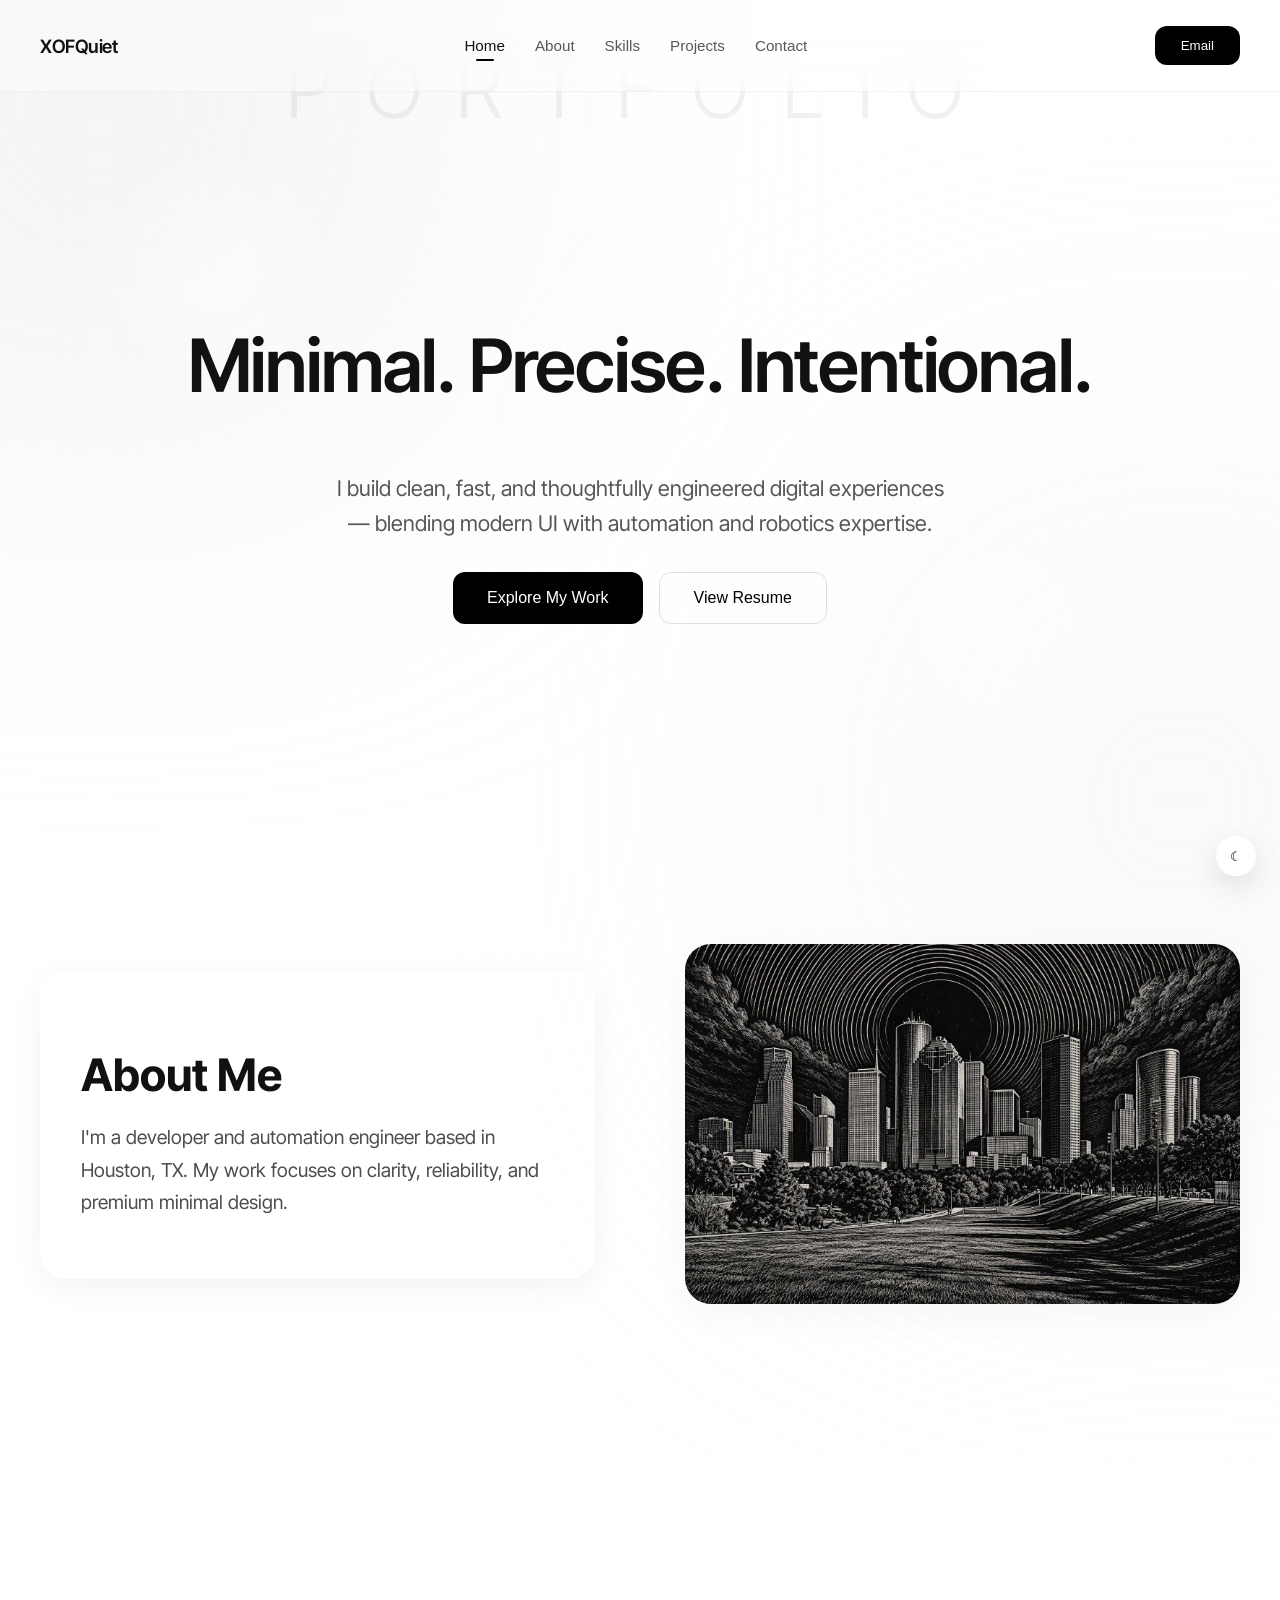
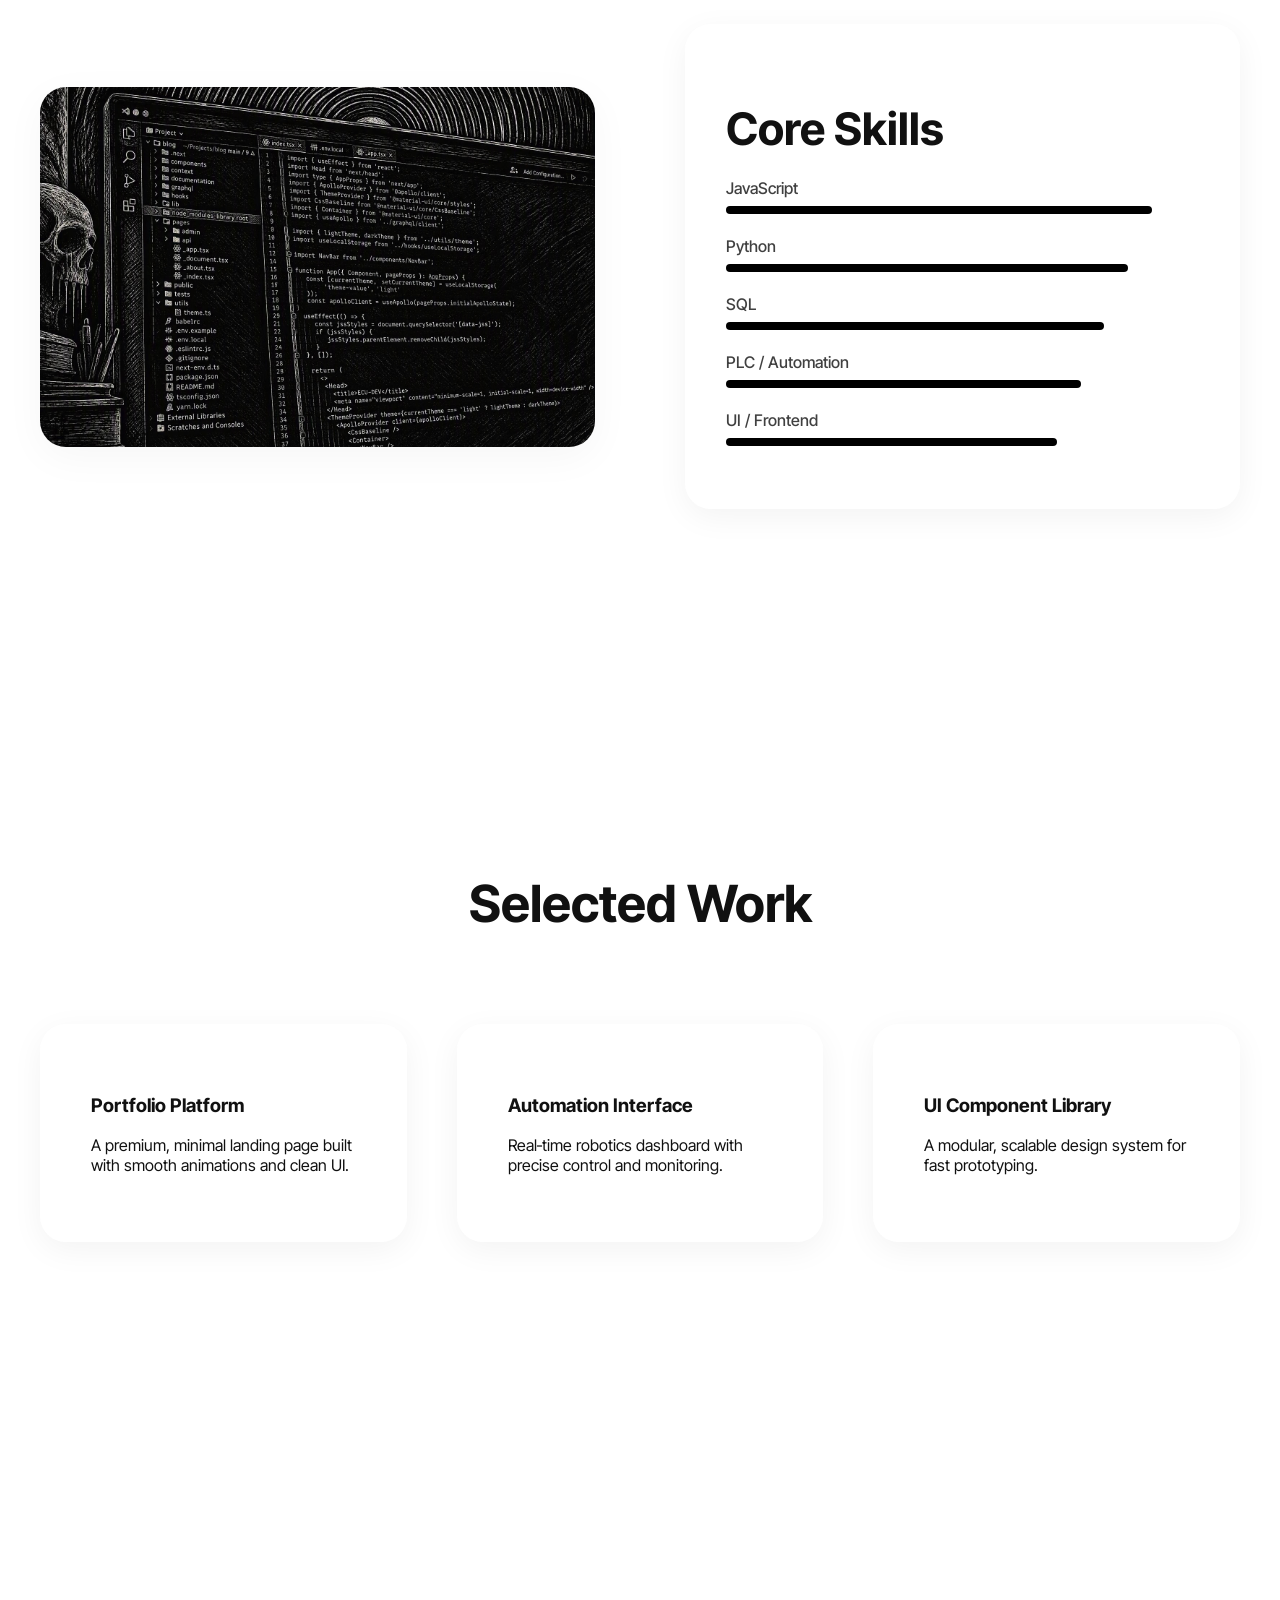
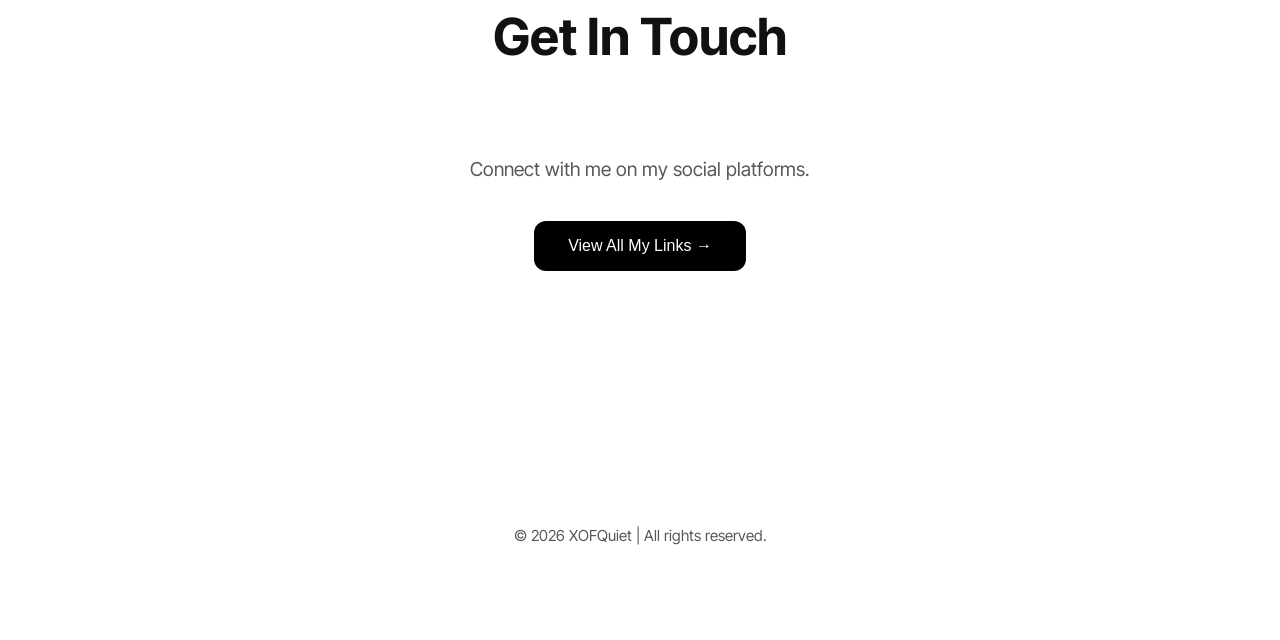
<file: index.html>
<!-- index.html -->
<!DOCTYPE html>
<html lang="en">
<head>
  <meta charset="UTF-8">
  <meta name="viewport" content="width=device-width, initial-scale=1.0">
  <title>XOFQuiet — Premium Portfolio</title>

  <!-- Premium Font -->
  <link href="https://fonts.googleapis.com/css2?family=Inter+Tight:wght@300;400;500;600;700&display=swap" rel="stylesheet">
  
  <!-- Favicon -->
  <link rel="icon" type="image/png" href="images/icon.png">
  
  <link rel="stylesheet" href="style.css">
</head>
<body>

  <!-- SCROLL PROGRESS BAR -->
  <div class="scroll-progress"></div>

  <!-- MATRIX BACKGROUND CANVAS -->
  <canvas id="matrix-canvas"></canvas>
  
  <!-- BACKGROUND BLOBS -->
  <div class="blob blob1"></div>
  <div class="blob blob2"></div>

  <!-- AMBIENT FLOATING SHAPES -->
  <div class="float-shape fs1"></div>
  <div class="float-shape fs2"></div>
  <div class="float-shape fs3"></div>

  <!-- DARK MODE TOGGLE -->
  <button class="dark-toggle" id="darkToggle">☾</button>

  <!-- NAV -->
  <nav class="nav">
    <div class="nav-inner">
      <div class="logo magnetic">XOFQuiet</div>

      <div class="nav-actions">
        <button class="nav-link magnetic" data-target="hero">Home</button>
        <button class="nav-link magnetic" data-target="about">About</button>
        <button class="nav-link magnetic" data-target="skills">Skills</button>
        <button class="nav-link magnetic" data-target="projects">Projects</button>
        <button class="nav-link magnetic" data-target="contact">Contact</button>
      </div>

      <button class="nav-btn magnetic ripple" onclick="window.location.href='mailto:you@example.com'">Email</button>
    </div>
  </nav>

  <!-- PAGE WRAPPER FOR TRANSITIONS -->
  <div class="page-wrapper">

    <!-- HERO -->
    <section class="hero fade parallax" id="hero">
      <div class="hero-inner hero-intro">
        <div class="hero-floating-text">Portfolio</div>

        <h1 class="hero-title shimmer">Minimal. Precise. Intentional.</h1>

        <p class="hero-sub">
          I build clean, fast, and thoughtfully engineered digital experiences — blending modern UI with automation and robotics expertise.
        </p>

        <div class="hero-actions">
          <button class="cta magnetic ripple shimmer" onclick="scrollToSection('projects')">Explore My Work</button>
          <button class="cta secondary magnetic ripple" onclick="window.open('resume.pdf', '_blank')">View Resume</button>
        </div>
      </div>
    </section>

    <!-- ABOUT -->
    <section class="feature-row fade section-about" id="about">
      <div class="feature-grid">
        <div class="feature-text glass magnetic">
          <h2>About Me</h2>
          <p>
            I'm a developer and automation engineer based in Houston, TX.  
            My work focuses on clarity, reliability, and premium minimal design.
          </p>
        </div>

        <div class="feature-img about-img magnetic"></div>
      </div>
    </section>

    <!-- SKILLS -->
    <section class="feature-row fade section-skills" id="skills">
      <div class="feature-grid reverse">
        <div class="feature-text glass magnetic">
          <h2>Core Skills</h2>

          <div class="skill-bar" data-skill="90">
            <span>JavaScript</span>
            <div class="skill-fill"></div>
          </div>

          <div class="skill-bar" data-skill="85">
            <span>Python</span>
            <div class="skill-fill"></div>
          </div>

          <div class="skill-bar" data-skill="80">
            <span>SQL</span>
            <div class="skill-fill"></div>
          </div>

          <div class="skill-bar" data-skill="75">
            <span>PLC / Automation</span>
            <div class="skill-fill"></div>
          </div>

          <div class="skill-bar" data-skill="70">
            <span>UI / Frontend</span>
            <div class="skill-fill"></div>
          </div>

        </div>

        <div class="feature-img skills-img magnetic"></div>
      </div>
    </section>

    <!-- PROJECTS -->
    <section class="projects fade section-projects" id="projects">
      <h2 class="section-title shimmer">Selected Work</h2>

      <div class="project-grid">
        <div class="project-card glass lift magnetic">
          <h3>Portfolio Platform</h3>
          <p>A premium, minimal landing page built with smooth animations and clean UI.</p>
        </div>

        <div class="project-card glass lift magnetic">
          <h3>Automation Interface</h3>
          <p>Real‑time robotics dashboard with precise control and monitoring.</p>
        </div>

        <div class="project-card glass lift magnetic">
          <h3>UI Component Library</h3>
          <p>A modular, scalable design system for fast prototyping.</p>
        </div>
      </div>
    </section>

    <!-- CONTACT -->
    <section class="contact fade section-contact" id="contact">
      <h2 class="section-title shimmer">Get In Touch</h2>

      <p class="contact-sub">
        Connect with me on my social platforms.
      </p>

      <div class="social-icons">

        <button class="cta magnetic ripple shimmer" onclick="window.location.href='links.html'">
          View All My Links →
        </button>

      </div>
    </section>

    <!-- FOOTER -->
    <footer class="footer">
      <p>© 2026 XOFQuiet | All rights reserved.</p>
    </footer>

  </div>

  <script src="script.js"></script>
</body>
</html>
</file>
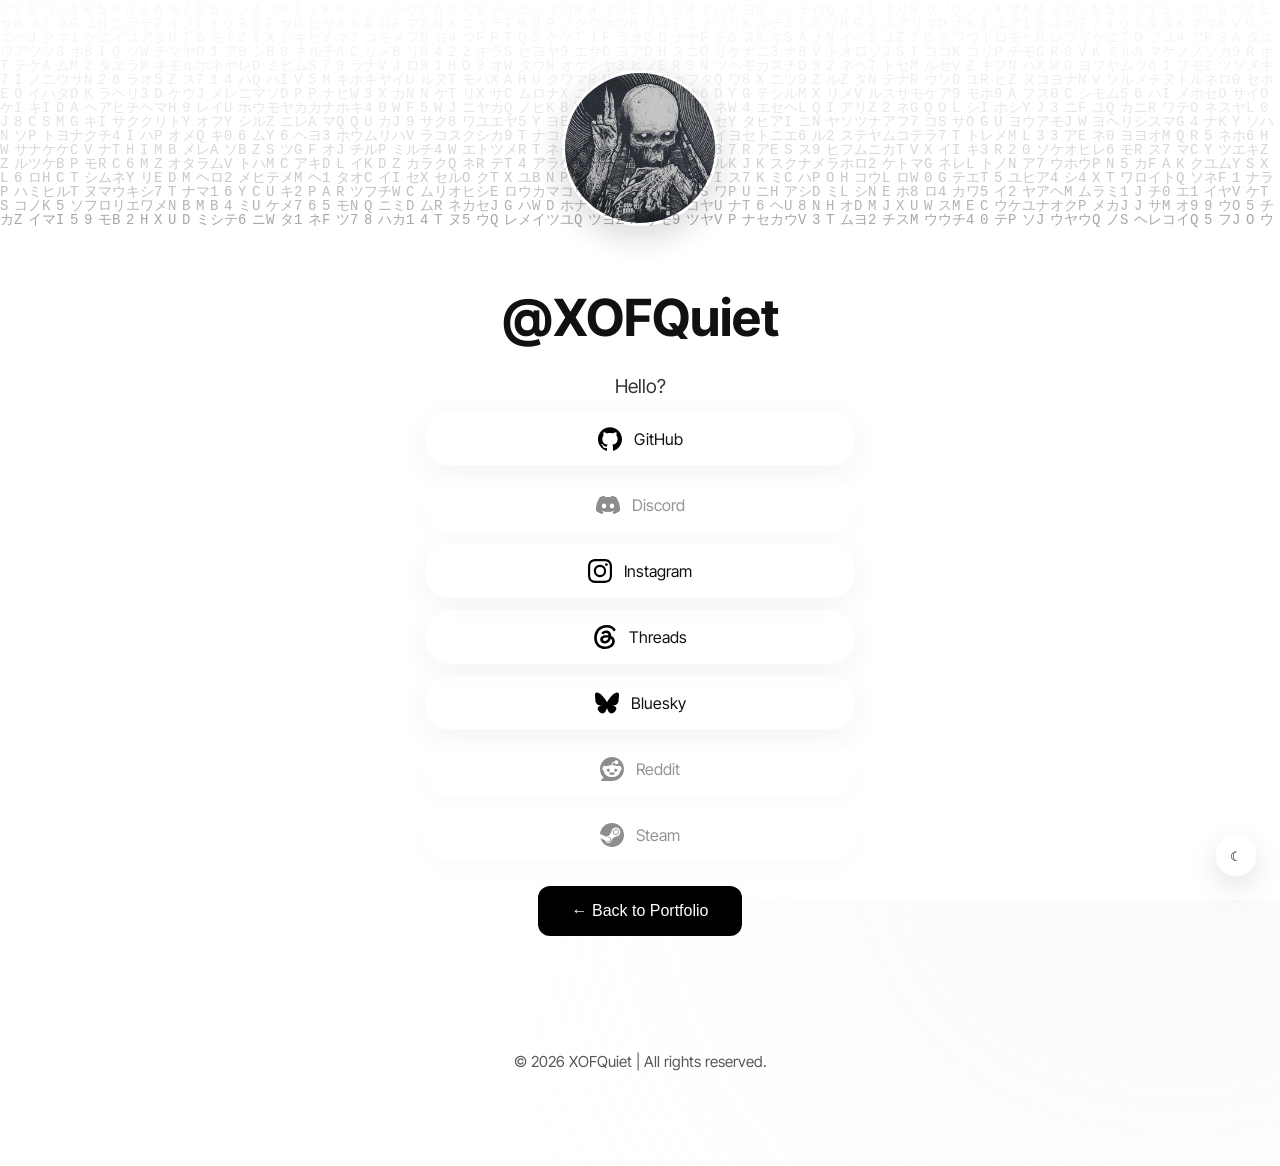
<file: links.html>
<!-- links.html -->
<!DOCTYPE html>
<html lang="en">
<head>
  <meta charset="UTF-8">
  <meta name="viewport" content="width=device-width, initial-scale=1.0">
  <title>XOFQuiet — Links</title>

  <!-- Premium Font -->
  <link href="https://fonts.googleapis.com/css2?family=Inter+Tight:wght@300;400;500;600;700&display=swap" rel="stylesheet">
  
  <!-- Favicon -->
  <link rel="icon" type="image/png" href="images/icon.png">
  
  <link rel="stylesheet" href="style.css">
</head>

<body>

  <!-- MATRIX BACKGROUND CANVAS -->
  <canvas id="matrix-canvas"></canvas>
  
  <!-- BACKGROUND BLOBS -->
  <div class="blob blob1"></div>
  <div class="blob blob2"></div>

  <!-- FLOATING SHAPES -->
  <div class="float-shape fs1"></div>
  <div class="float-shape fs2"></div>
  <div class="float-shape fs3"></div>

  <!-- DARK MODE TOGGLE -->
  <button class="dark-toggle" id="darkToggle">☾</button>

  <!-- PAGE CONTENT -->
  <section class="fade section-contact links-section">

    <img src="images/avatar.jpg" alt="Profile Picture" class="links-avatar">

    <h2 class="section-title shimmer">@XOFQuiet</h2>

    <p class="contact-sub links-sub">
      Hello?
    </p>

    <!-- LINKS LIST -->
    <div class="links-list">

      <a href="https://github.com/xofquiet" target="_blank" class="glass lift magnetic link-card">
        <img src="images/github.svg" alt="GitHub" class="link-icon">
        GitHub
      </a>

      <a href="https://discord.com/" target="_blank" class="glass lift magnetic link-card disabled">
        <img src="images/discord.svg" alt="Discord" class="link-icon">
        Discord
      </a>

      <a href="https://instagram.com/xofquiet" target="_blank" class="glass lift magnetic link-card">
        <img src="images/instagram.svg" alt="Instagram" class="link-icon">
        Instagram
      </a>

      <a href="https://threads.com/@xofquiet" target="_blank" class="glass lift magnetic link-card">
        <img src="images/threads.svg" alt="Threads" class="link-icon">
        Threads
      </a>

      <a href="https://bsky.app/profile/xofquiet.bsky.social" target="_blank" class="glass lift magnetic link-card">
        <img src="images/bluesky.svg" alt="Bluesky" class="link-icon">
        Bluesky
      </a>

      <a href="https://reddit.com/" target="_blank" class="glass lift magnetic link-card disabled">
        <img src="images/reddit.svg" alt="Reddit" class="link-icon">
        Reddit
      </a>

      <a href="https://steamcommunity.com/" target="_blank" class="glass lift magnetic link-card disabled">
        <img src="images/steam.svg" alt="Steam" class="link-icon">
        Steam
      </a>

    </div>

    <!-- Back Button -->
    <div class="links-back">
      <button class="cta magnetic ripple shimmer" onclick="window.location.href='index.html'">
        ← Back to Portfolio
      </button>
    </div>

  </section>

  <!-- FOOTER -->
  <footer class="footer">
    <p>© 2026 XOFQuiet | All rights reserved.</p>
  </footer>

  <script src="script.js"></script>
</body>
</html>
</file>
<file: style.css>
/* GLOBAL */
body {
  margin: 0;
  font-family: "Inter Tight", sans-serif;
  background: #fff;
  color: #111;
  overflow-x: hidden;
  -webkit-font-smoothing: antialiased;
}

:root {
  --bg: #ffffff;
  --text: #111111;
  --glass-bg: rgba(255,255,255,0.40);
  --glass-border: rgba(255,255,255,0.35);
  --accent: #000000;
}

body.dark {
  --bg: #050509;
  --text: #f5f5f7;
  --glass-bg: rgba(20,20,30,0.75);
  --glass-border: rgba(255,255,255,0.08);
  --accent: #f5f5f7;
  background: radial-gradient(circle at top, #151521 0%, #050509 55%);
}

body {
  background: var(--bg);
  color: var(--text);
}

section {
  padding: 160px 20px;
  max-width: 1200px;
  margin: auto;
}

/* SCROLL PROGRESS BAR */
.scroll-progress {
  position: fixed;
  top: 0;
  left: 0;
  height: 3px;
  width: 0%;
  background: var(--accent);
  z-index: 20;
  transition: width 0.1s linear;
}

/* BACKGROUND BLOBS */
.blob {
  position: fixed;
  width: 600px;
  height: 600px;
  filter: blur(180px);
  opacity: 0.45;
  z-index: -3;
}

.blob1 {
  background: #e0e0e0;
  top: -200px;
  left: -200px;
}

.blob2 {
  background: #f0f0f0;
  bottom: -200px;
  right: -200px;
}

body.dark .blob1 {
  background: #2b2b33;
}

body.dark .blob2 {
  background: #3a3a44;
}

/* FLOATING SHAPES */
.float-shape {
  position: fixed;
  width: 180px;
  height: 180px;
  background: rgba(255,255,255,0.45);
  border-radius: 50%;
  filter: blur(40px);
  animation: float 18s ease-in-out infinite;
  z-index: -2;
}

.fs1 { top: 20%; left: 10%; animation-delay: 0s; }
.fs2 { top: 60%; right: 15%; animation-delay: 4s; }
.fs3 { bottom: 15%; left: 30%; animation-delay: 8s; }

body.dark .float-shape {
  background: rgba(255,255,255,0.12);
}

@keyframes float {
  0%   { transform: translateY(0px) translateX(0px); }
  50%  { transform: translateY(-40px) translateX(30px); }
  100% { transform: translateY(0px) translateX(0px); }
}

/* DARK MODE TOGGLE */
.dark-toggle {
  position: fixed;
  bottom: 24px;
  right: 24px;
  width: 40px;
  height: 40px;
  border-radius: 999px;
  border: none;
  background: rgba(255,255,255,0.85);
  box-shadow: 0 10px 30px rgba(0,0,0,0.12);
  cursor: pointer;
  z-index: 15;
}

body.dark .dark-toggle {
  background: rgba(10,10,18,0.9);
  color: #f5f5f7;
}

/* NAV */
.nav {
  position: fixed;
  width: 100%;
  top: 0;
  backdrop-filter: blur(24px);
  background: rgba(255,255,255,0.35);
  border-bottom: 1px solid rgba(0,0,0,0.04);
  z-index: 10;
  transition: backdrop-filter 0.3s ease, background 0.3s ease, border-color 0.3s ease;
}

.nav.scrolled {
  backdrop-filter: blur(36px);
  background: rgba(255,255,255,0.55);
}

body.dark .nav {
  background: rgba(10,10,18,0.65);
  border-bottom: 1px solid rgba(255,255,255,0.06);
}

body.dark .nav.scrolled {
  background: rgba(10,10,18,0.85);
}

.nav-inner {
  max-width: 1200px;
  margin: auto;
  padding: 26px;
  display: flex;
  justify-content: space-between;
  align-items: center;
}

.logo {
  font-weight: 600;
  font-size: 1.15rem;
  letter-spacing: -0.5px;
}

.nav-actions {
  display: flex;
  gap: 18px;
}

.nav-link {
  background: transparent;
  border: none;
  font-size: 0.95rem;
  cursor: pointer;
  color: var(--text);
  opacity: 0.7;
  position: relative;
}

.nav-link.active {
  opacity: 1;
}

.nav-link.active::after {
  content: "";
  position: absolute;
  bottom: -6px;
  left: 50%;
  transform: translateX(-50%);
  width: 18px;
  height: 2px;
  border-radius: 999px;
  background: var(--accent);
}

.nav-btn {
  padding: 12px 26px;
  background: var(--accent);
  color: var(--bg);
  border-radius: 12px;
  border: none;
  cursor: pointer;
}

/* PAGE WRAPPER CINEMATIC INTRO */
.page-wrapper {
  opacity: 0;
  transform: translateY(20px);
  filter: blur(8px);
  transition: opacity 0.6s ease, transform 0.6s ease, filter 0.6s ease;
}

.page-wrapper.ready {
  opacity: 1;
  transform: translateY(0);
  filter: blur(0);
}

/* HERO */
.hero {
  padding-top: 260px;
  text-align: center;
  position: relative;
}

/* HERO INTRO FIX */
.hero-intro.visible {
  animation: heroIntro 0.9s ease-out forwards;
}

@keyframes heroIntro {
  0% { opacity: 0; transform: translateY(40px) scale(0.98); }
  100% { opacity: 1; transform: translateY(0) scale(1); }
}

.hero-title {
  font-size: 4.6rem;
  font-weight: 600;
  letter-spacing: -1.2px;
}

.hero-sub {
  font-size: 1.35rem;
  opacity: 0.7;
  max-width: 620px;
  margin: 26px auto;
  line-height: 1.6;
}

.hero-actions {
  margin-top: 32px;
  display: flex;
  justify-content: center;
  gap: 16px;
}

.cta {
  padding: 16px 34px;
  background: var(--accent);
  color: var(--bg);
  border-radius: 12px;
  border: none;
  cursor: pointer;
  font-size: 1rem;
  position: relative;
  overflow: hidden;
}

.cta.secondary {
  background: transparent;
  color: var(--accent);
  border: 1px solid rgba(0,0,0,0.12);
}

body.dark .cta.secondary {
  border-color: rgba(255,255,255,0.25);
}

/* HERO FLOATING TEXT */
.hero-floating-text {
  position: absolute;
  top: 40px;
  left: 50%;
  transform: translateX(-50%);
  font-size: 5rem;
  font-weight: 300;
  letter-spacing: 0.4em;
  text-transform: uppercase;
  opacity: 0.06;
  pointer-events: none;
}

/* PARALLAX */
.parallax {
  transform: translateY(0);
  transition: transform 0.2s ease-out;
}

/* FEATURE ROWS */
.feature-grid {
  display: grid;
  grid-template-columns: 1fr 1fr;
  gap: 90px;
  align-items: center;
}

.feature-grid.reverse {
  direction: rtl;
}

.feature-grid.reverse > * {
  direction: ltr;
}

.feature-text h2 {
  font-size: 2.8rem;
  margin-bottom: 16px;
}

.feature-text p {
  font-size: 1.2rem;
  opacity: 0.75;
  line-height: 1.7;
}

/* GLASS EFFECT */
.glass {
  background: var(--glass-bg);
  backdrop-filter: blur(26px);
  border-radius: 26px;
  padding: 40px;
  border: 1px solid var(--glass-border);
  box-shadow: 0 8px 32px rgba(0,0,0,0.05);
}

/* REAL IMAGES */
.feature-img {
  height: 360px;
  border-radius: 26px;
  background-size: cover;
  background-position: center;
  background-repeat: no-repeat;
}

.about-img {
  background-image: url("images/about.jpg");
  box-shadow: 0 10px 40px rgba(0,0,0,0.04);
}

.skills-img {
  background-image: url("images/skills.jpg");
  box-shadow: 0 10px 40px rgba(0,0,0,0.04);
}

body.dark .about-img,
body.dark .skills-img {
  filter: brightness(0.85) contrast(1.1);
}

/* PROJECTS */
.section-title {
  text-align: center;
  font-size: 3.2rem;
  margin-bottom: 90px;
}

.project-grid {
  display: grid;
  grid-template-columns: repeat(auto-fit, minmax(320px, 1fr));
  gap: 50px;
}

.project-card {
  padding: 50px;
  border-radius: 26px;
  transition: 0.25s;
}

.lift:hover {
  transform: translateY(-8px);
  box-shadow: 0 12px 40px rgba(0,0,0,0.08);
}

/* CONTACT */
.contact {
  text-align: center;
}

.contact-sub {
  max-width: 600px;
  margin: 26px auto;
  opacity: 0.7;
  font-size: 1.2rem;
}

/* SOCIAL ICONS */
.social-icons {
  margin-top: 40px;
  display: flex;
  justify-content: center;
  gap: 32px;
}

.social-icon img {
  width: 42px;
  height: 42px;
  opacity: 0.85;
  transition: transform 0.25s ease, opacity 0.25s ease;
  filter: drop-shadow(0 4px 12px rgba(0,0,0,0.08));
}

.social-icon:hover img {
  transform: translateY(-6px);
  opacity: 1;
}

body.dark .social-icon img {
  filter: brightness(0.85) drop-shadow(0 4px 12px rgba(0,0,0,0.4));
}

/* SKILL BARS */
.skill-bar {
  margin: 22px 0;
  position: relative;
}

.skill-bar span {
  font-size: 1rem;
  font-weight: 500;
  opacity: 0.8;
}

.skill-fill {
  height: 8px;
  width: 0%;
  background: var(--accent);
  border-radius: 8px;
  margin-top: 8px;
  transition: width 1.4s cubic-bezier(0.25, 0.1, 0.25, 1);
}

/* FOOTER */
.footer {
  text-align: center;
  padding: 80px;
  font-size: 0.95rem;
  opacity: 0.7;
}

/* FADE-IN BASE */
.fade {
  opacity: 0;
  transform: translateY(40px);
  transition: all 0.8s ease;
}

.visible {
  opacity: 1;
  transform: translateY(0);
}

/* SECTION MICRO-ANIMATIONS */
.section-about.visible {
  animation: sectionSlideLeft 0.8s ease-out forwards;
}

.section-skills.visible {
  animation: sectionSlideRight 0.8s ease-out forwards;
}

.section-projects.visible,
.section-contact.visible {
  animation: sectionFadeUp 0.8s ease-out forwards;
}

@keyframes sectionSlideLeft {
  0% { opacity: 0; transform: translateX(-40px); }
  100% { opacity: 1; transform: translateX(0); }
}

@keyframes sectionSlideRight {
  0% { opacity: 0; transform: translateX(40px); }
  100% { opacity: 1; transform: translateX(0); }
}

@keyframes sectionFadeUp {
  0% { opacity: 0; transform: translateY(40px); }
  100% { opacity: 1; transform: translateY(0); }
}

/* SHIMMER */
.shimmer {
  position: relative;
  overflow: hidden;
}

.shimmer::after {
  content: "";
  position: absolute;
  top: 0;
  left: -150%;
  width: 50%;
  height: 100%;
  background: linear-gradient(120deg, transparent, rgba(255,255,255,0.4), transparent);
  transform: skewX(-20deg);
  opacity: 0;
  pointer-events: none;
}

.shimmer:hover::after {
  animation: shimmer 1.2s ease-out;
  opacity: 1;
}

@keyframes shimmer {
  0% { left: -150%; }
  100% { left: 150%; }
}

/* RIPPLE */
.ripple {
  position: relative;
  overflow: hidden;
}

.ripple span.ripple-circle {
  position: absolute;
  border-radius: 50%;
  transform: scale(0);
  animation: rippleAnim 0.6s linear;
  background-color: rgba(255,255,255,0.5);
}

@keyframes rippleAnim {
  to {
    transform: scale(4);
    opacity: 0;
  }
}

/* MAGNETIC */
.magnetic {
  transition: transform 0.15s ease-out;
}

/* MOBILE RESPONSIVE */
@media (max-width: 900px) {

  section {
    padding: 120px 20px;
  }

  /* NAV */
  .nav-inner {
    padding: 18px;
  }

  .nav-actions {
    display: none; /* hide desktop nav buttons */
  }

  .nav-btn {
    padding: 10px 20px;
  }

  /* HERO */
  .hero {
    padding-top: 180px;
  }

  .hero-title {
    font-size: 3rem;
  }

  .hero-sub {
    font-size: 1.1rem;
    max-width: 90%;
  }

  .hero-floating-text {
    font-size: 3rem;
    letter-spacing: 0.2em;
    top: 20px;
  }

  .hero-actions {
    flex-direction: column;
    gap: 14px;
  }

  /* FEATURE GRID */
  .feature-grid {
    grid-template-columns: 1fr;
    gap: 50px;
  }

  .feature-grid.reverse {
    direction: ltr;
  }

  .feature-img {
    height: 260px;
  }

  .feature-text h2 {
    font-size: 2.2rem;
  }

  .feature-text p {
    font-size: 1.1rem;
  }

  /* PROJECTS */
  .section-title {
    font-size: 2.4rem;
    margin-bottom: 60px;
  }

  .project-card {
    padding: 32px;
  }

  /* CONTACT */
  .contact-sub {
    font-size: 1.1rem;
    max-width: 90%;
  }

  .social-icons {
    gap: 24px;
  }

  .social-icon img {
    width: 34px;
    height: 34px;
  }

  /* FOOTER */
  .footer {
    padding: 60px 20px;
    font-size: 0.85rem;
  }
}

/* SMALL MOBILE */
@media (max-width: 600px) {

  .hero-title {
    font-size: 2.4rem;
  }

  .hero-floating-text {
    font-size: 2.2rem;
    opacity: 0.04;
  }

  .feature-img {
    height: 220px;
  }

  .social-icon img {
    width: 30px;
    height: 30px;
  }
}

/* Compact premium spacing */
.links-section {
  padding: 70px 20px 20px;
  text-align: center;
}

/* Avatar */
.links-avatar {
  width: 150px;
  height: 150px;
  border-radius: 50%;
  object-fit: cover;
  opacity: 0.92;
  margin-bottom: 14px;
  border: 3px solid rgba(255,255,255,0.15);
  box-shadow: 0 10px 35px rgba(0,0,0,0.18);
}

/* Title specifically inside links section (keeps global .section-title intact) */
.links-section .section-title {
  margin-bottom: 8px;
}

/* Subtitle */
.links-sub {
  margin-bottom: 14px;
  opacity: 0.85;
}

/* Link list container */
.links-list {
  max-width: 400px;
  margin: auto;
  display: flex;
  flex-direction: column;
  gap: 12px;
  align-items: center;
}

/* Link card */
.link-card {
  width: 100%;
  padding: 14px;
  display: flex;
  justify-content: center;
  align-items: center;
  gap: 12px;
  text-decoration: none;
  color: var(--text);
}

/* Link icon */
.link-icon {
  width: 24px;
  height: 24px;
}

body.dark .link-icon {
  filter: invert(1);
}

/* Back button spacing */
.links-back {
  margin-top: 24px;
}

/* Link button disabling */
.disabled {
  pointer-events: none;
  opacity: 0.45;
  cursor: default;
  filter: grayscale(40%);
}

#matrix-canvas {
  position: fixed;
  top: 0;
  left: 0;
  width: 100vw;
  height: 100vh;
  z-index: -1; 
  pointer-events: none;
}
</file>
